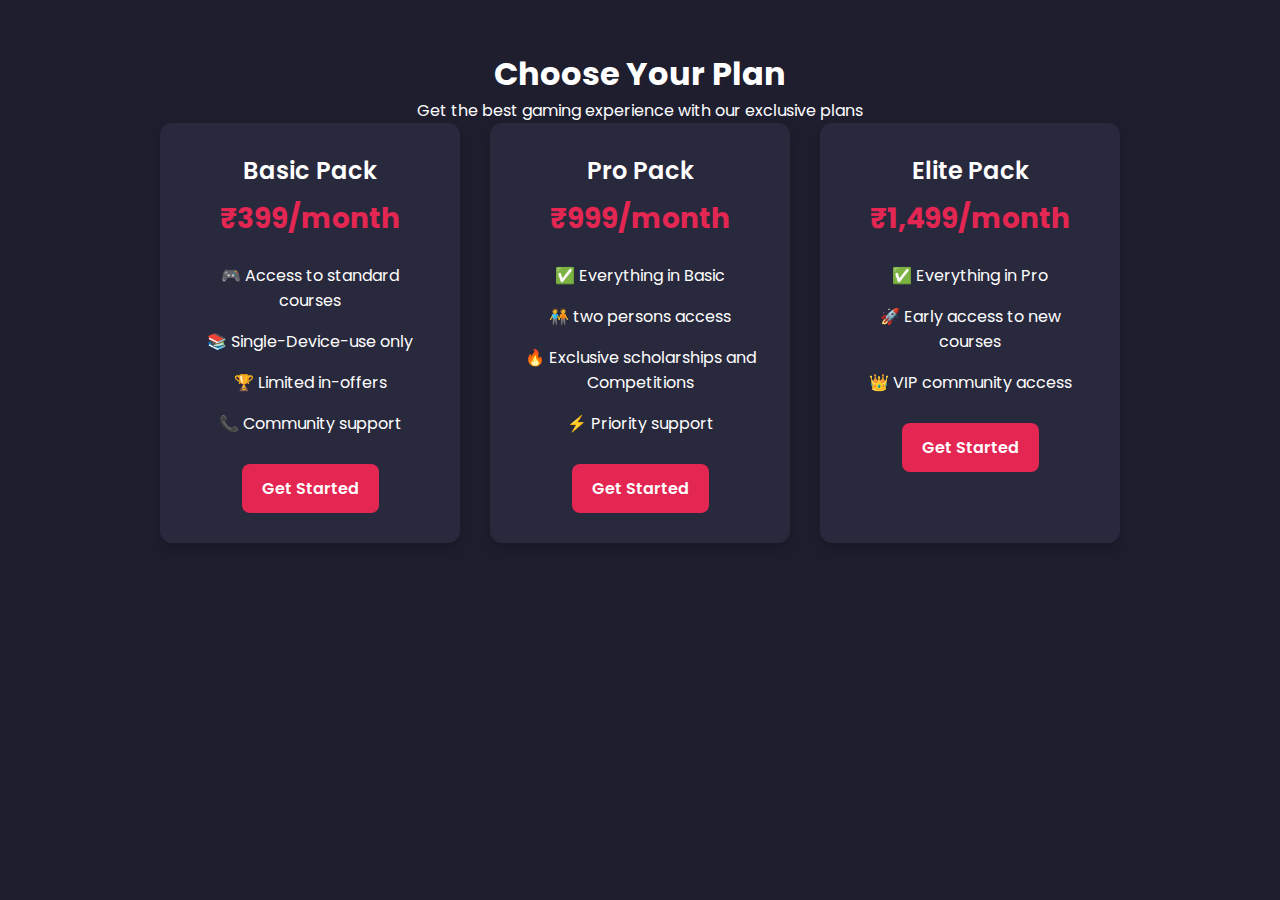
<file: Hackathon/offers.html>
<!DOCTYPE html>
<html lang="en">
<head>
    <meta charset="UTF-8">
    <meta name="viewport" content="width=device-width, initial-scale=1.0">
    <title>Pricing | Rapture</title>
    <link href="https://fonts.googleapis.com/css2?family=Poppins:wght@300;400;600&display=swap" rel="stylesheet">
    <style>
        * {
            margin: 0;
            padding: 0;
            box-sizing: border-box;
            font-family: 'Poppins', sans-serif;
        }
        body {
            background: #1e1e2f;
            color: #fff;
            text-align: center;
            padding: 50px 20px;
        }
        .pricing-container {
            display: flex;
            justify-content: center;
            flex-wrap: wrap;
            gap: 30px;
        }
        .pricing-card {
            background: #29293d;
            padding: 30px;
            border-radius: 12px;
            width: 300px;
            box-shadow: 0 8px 16px rgba(0, 0, 0, 0.2);
            transition: 0.3s;
        }
        .pricing-card:hover {
            transform: translateY(-5px);
        }
        .pricing-card h2 {
            font-size: 24px;
            font-weight: 600;
            margin-bottom: 10px;
        }
        .price {
            font-size: 28px;
            font-weight: 700;
            color: #e32652;;
            margin-bottom: 15px;
        }
        .features {
            font-size: 16px;
            margin-bottom: 20px;
        }
        .features li {
            list-style: none;
            padding: 8px 0;
        }
        .btn {
            display: inline-block;
            padding: 12px 20px;
            background: #e32652;
            color: #fff;
            font-size: 16px;
            font-weight: 600;
            text-decoration: none;
            border-radius: 8px;
            transition: 0.3s;
        }
        .btn:hover {
            background: #e67e22;
        }
        @media (max-width: 768px) {
            .pricing-container {
                flex-direction: column;
                align-items: center;
            }
        }
    </style>
</head>
<body>
    <h1>Choose Your Plan</h1>
    <p>Get the best gaming experience with our exclusive plans</p>

    <div class="pricing-container">
        <div class="pricing-card">
            <h2>Basic Pack</h2>
            <p class="price">₹399/month</p>
            <ul class="features">
                <li>🎮 Access to standard courses</li>
                <li>📚 Single-Device-use only</li>
                <li>🏆 Limited in-offers</li>
                <li>📞 Community support</li>
            </ul>
            <a href="payment.html" class="btn">Get Started</a>
        </div>

        <div class="pricing-card">
            <h2>Pro Pack</h2>
            <p class="price">₹999/month</p>
            <ul class="features">
                <li>✅ Everything in Basic</li>
                <li>🧑‍🤝‍🧑 two persons access</li>
                <li>🔥 Exclusive scholarships and Competitions</li>
                <li>⚡ Priority support</li>
            </ul>
            <a href="payment.html" class="btn">Get Started</a>
        </div>

        <div class="pricing-card">
            <h2>Elite Pack</h2>
            <p class="price">₹1,499/month</p>
            <ul class="features">
                <li>✅ Everything in Pro</li>
                <li>🚀 Early access to new courses</li>
                <li>👑 VIP community access</li>
            </ul>
            <a href="payment.html" class="btn">Get Started</a>
        </div>
    </div>
</body>
</html>
</file>
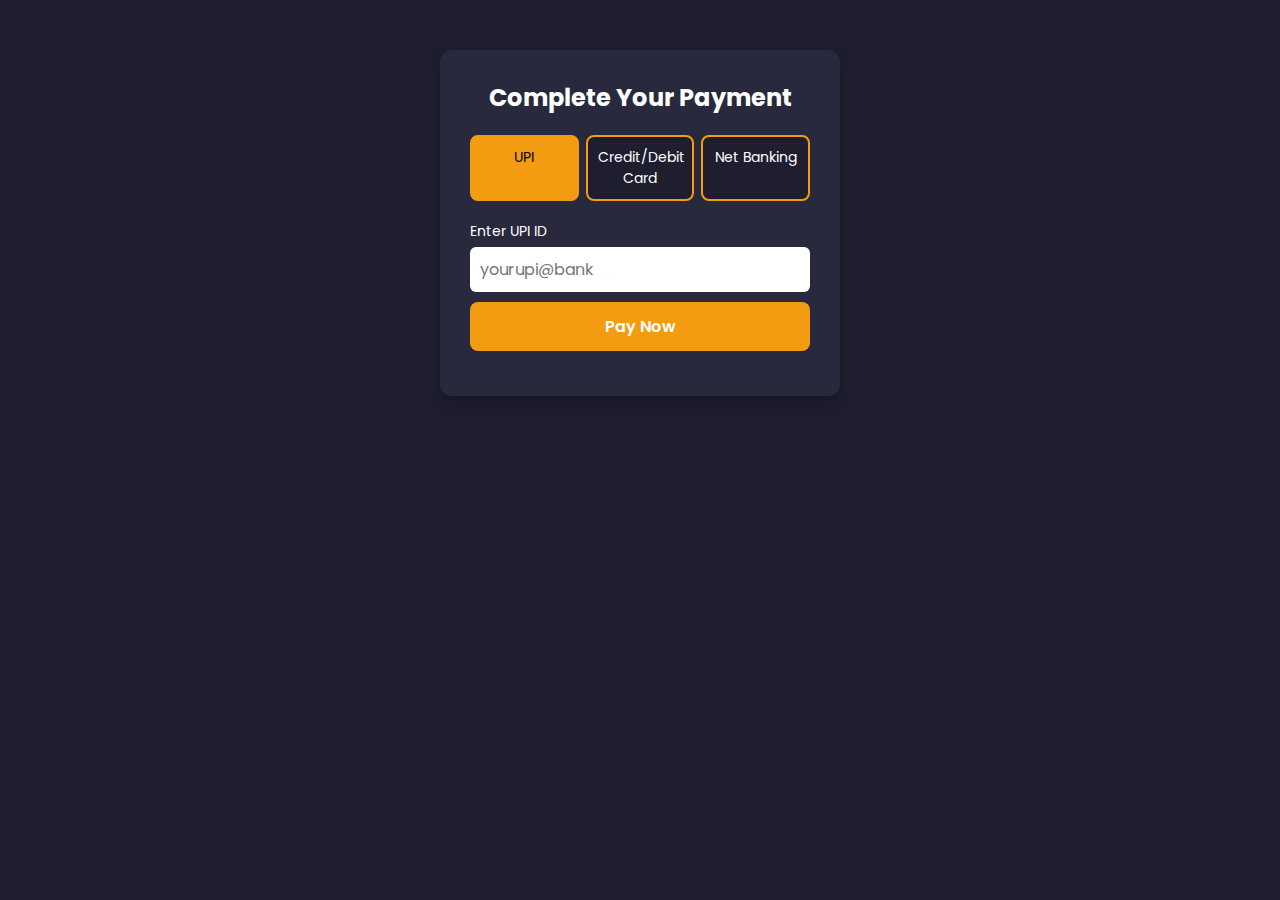
<file: Hackathon/payment.html>
<!DOCTYPE html>
<html lang="en">
<head>
    <meta charset="UTF-8">
    <meta name="viewport" content="width=device-width, initial-scale=1.0">
    <title>Payment Gateway | The Innovators</title>
    <link href="https://fonts.googleapis.com/css2?family=Poppins:wght@300;400;600&display=swap" rel="stylesheet">
    <style>
        * {
            margin: 0;
            padding: 0;
            box-sizing: border-box;
            font-family: 'Poppins', sans-serif;
        }
        body {
            background: #1e1e2f;
            color: #fff;
            text-align: center;
            padding: 50px 20px;
        }
        .payment-container {
            background: #29293d;
            padding: 30px;
            border-radius: 12px;
            max-width: 400px;
            margin: auto;
            box-shadow: 0 8px 16px rgba(0, 0, 0, 0.2);
        }
        h2 {
            font-size: 24px;
            margin-bottom: 20px;
        }
        .payment-methods {
            display: flex;
            justify-content: space-between;
            margin-bottom: 20px;
        }
        .method {
            width: 32%;
            padding: 10px;
            background: #1e1e2f;
            border: 2px solid #f39c12;
            border-radius: 8px;
            cursor: pointer;
            font-size: 14px;
            transition: 0.3s;
        }
        .method.active {
            background: #f39c12;
            color: #000;
        }
        .method:hover{
            background-color: #e32652;
            color: white;
        }
        .form-group {
            text-align: left;
            margin-bottom: 15px;
            display: none;
        }
        label {
            display: block;
            font-size: 14px;
            margin-bottom: 5px;
        }
        .bank{
            color: black;
            padding: 8px;
        }
        input {
            width: 100%;
            padding: 10px;
            border: none;
            border-radius: 6px;
            font-size: 16px;
        }
        .card-details {
            display: flex;
            gap: 10px;
        }
        .btn {
            display: inline-block;
            padding: 12px 20px;
            background: #f39c12;
            color: #fff;
            font-size: 16px;
            font-weight: 600;
            text-decoration: none;
            border-radius: 8px;
            width: 100%;
            border: none;
            cursor: pointer;
            transition: 0.3s;
            margin-top: 10px;
        }

        a{
            color: white;
            text-decoration: none;
        }
        .btn:hover {
            background: #e32652;
        }
    </style>
</head>
<body>
    <div class="payment-container">
        <h2>Complete Your Payment</h2>

        <!-- Payment Method Selection -->
        <div class="payment-methods">
            <div class="method active" onclick="showForm('upi')">UPI</div>
            <div class="method" onclick="showForm('card')">Credit/Debit Card</div>
            <div class="method" onclick="showForm('netbanking')">Net Banking</div>
        </div>

        <!-- UPI Payment Form -->
        <form id="upi-form" class="form-group" style="display: block;">
            <label for="upi-id">Enter UPI ID</label>
            <input type="text" id="upi-id" placeholder="yourupi@bank" required>
            <button type="submit" class="btn"><a href="index.html">Pay Now</a></button>
        </form>

        <!-- Card Payment Form -->
        <form id="card-form" class="form-group">
            <label for="name">Cardholder Name</label>
            <input type="text" id="name" placeholder="Enter name on card" required>

            <label for="card-number">Card Number</label>
            <input type="text" id="card-number" placeholder="XXXX-XXXX-XXXX-XXXX" maxlength="16" pattern="[0-9]{16}" required oninput="this.value = this.value.replace(/[^0-9]/g, '')">

            <div class="card-details">
                <div class="form-group">
                    <label for="expiry">Expiry Date</label>
                    <input type="text" id="expiry" placeholder="MM/YY" required>
                </div>
                <div class="form-group">
                    <label for="cvv">CVV</label>
                    <input type="text" id="cvv" placeholder="XXX" maxlength="3" pattern="[0-9]{3}" required oninput="this.value = this.value.replace(/[^0-9]/g, '')">
                </div>
            </div>
            <button type="submit" class="btn"><a href="index.html">Pay Now</a></button>
        </form>

        <!-- Net Banking Form -->
        <form id="netbanking-form" class="form-group">
            <label for="bank">Select Your Bank</label>
            <select id="bank" required class="bank">
                <option value="">Choose Bank</option>
                <option value="sbi">State Bank of India</option>
                <option value="hdfc">HDFC Bank</option>
                <option value="icici">ICICI Bank</option>
                <option value="axis">Axis Bank</option>
                <option value="kotak">Kotak Mahindra Bank</option>
            </select>
            <button type="submit" class="btn"><a href="index.html">Proceed</a></button>
        </form>
    </div>

    <script>
        function showForm(method) {
            document.getElementById('upi-form').style.display = 'none';
            document.getElementById('card-form').style.display = 'none';
            document.getElementById('netbanking-form').style.display = 'none';

            document.getElementById(method + '-form').style.display = 'block';

            let methods = document.querySelectorAll('.method');
            methods.forEach(m => m.classList.remove('active'));
            event.target.classList.add('active');
        }
    </script>
</body>
</html>
</file>
